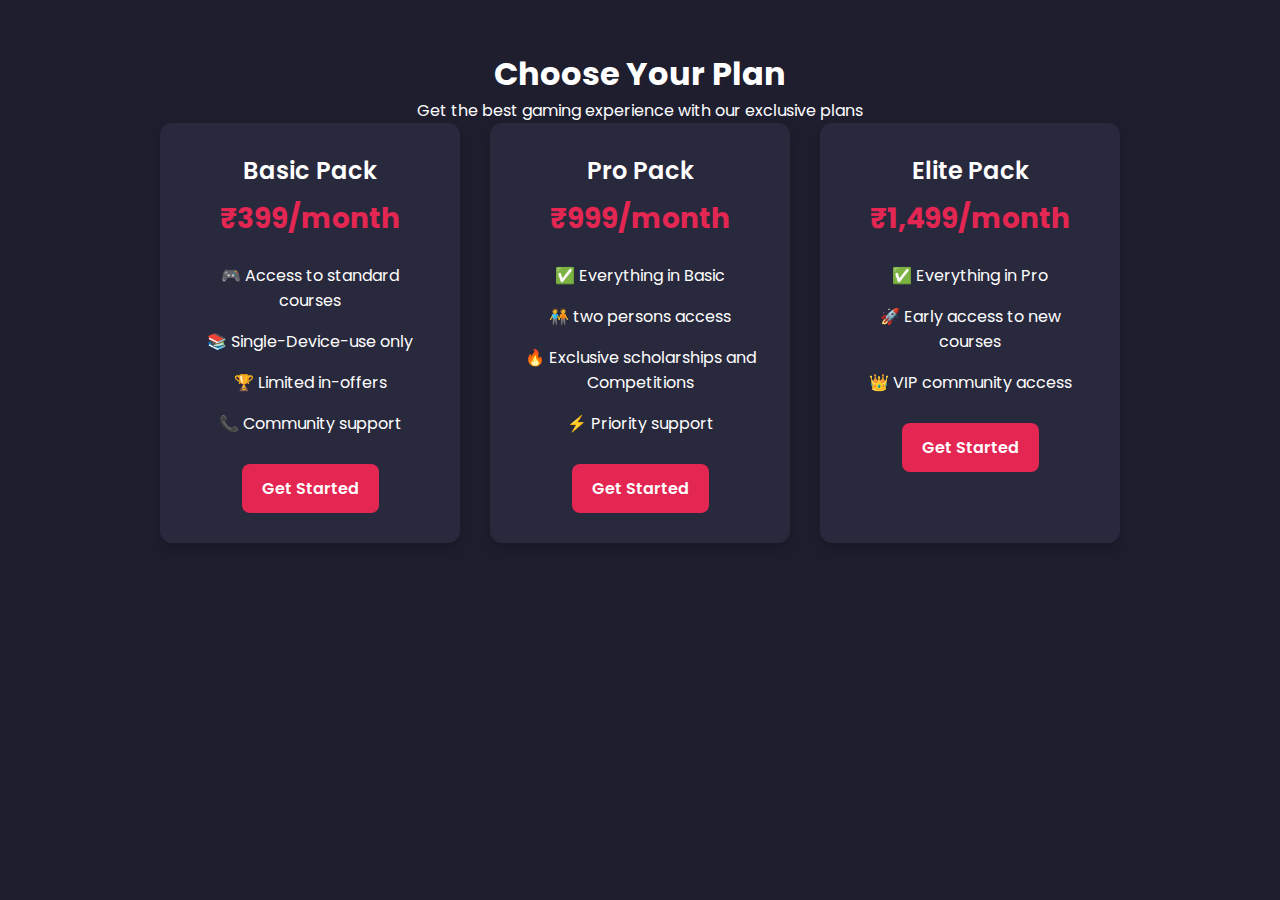
<file: Hackathon/offers.html>
<!DOCTYPE html>
<html lang="en">
<head>
    <meta charset="UTF-8">
    <meta name="viewport" content="width=device-width, initial-scale=1.0">
    <title>Pricing | Rapture</title>
    <link href="https://fonts.googleapis.com/css2?family=Poppins:wght@300;400;600&display=swap" rel="stylesheet">
    <style>
        * {
            margin: 0;
            padding: 0;
            box-sizing: border-box;
            font-family: 'Poppins', sans-serif;
        }
        body {
            background: #1e1e2f;
            color: #fff;
            text-align: center;
            padding: 50px 20px;
        }
        .pricing-container {
            display: flex;
            justify-content: center;
            flex-wrap: wrap;
            gap: 30px;
        }
        .pricing-card {
            background: #29293d;
            padding: 30px;
            border-radius: 12px;
            width: 300px;
            box-shadow: 0 8px 16px rgba(0, 0, 0, 0.2);
            transition: 0.3s;
        }
        .pricing-card:hover {
            transform: translateY(-5px);
        }
        .pricing-card h2 {
            font-size: 24px;
            font-weight: 600;
            margin-bottom: 10px;
        }
        .price {
            font-size: 28px;
            font-weight: 700;
            color: #e32652;;
            margin-bottom: 15px;
        }
        .features {
            font-size: 16px;
            margin-bottom: 20px;
        }
        .features li {
            list-style: none;
            padding: 8px 0;
        }
        .btn {
            display: inline-block;
            padding: 12px 20px;
            background: #e32652;
            color: #fff;
            font-size: 16px;
            font-weight: 600;
            text-decoration: none;
            border-radius: 8px;
            transition: 0.3s;
        }
        .btn:hover {
            background: #e67e22;
        }
        @media (max-width: 768px) {
            .pricing-container {
                flex-direction: column;
                align-items: center;
            }
        }
    </style>
</head>
<body>
    <h1>Choose Your Plan</h1>
    <p>Get the best gaming experience with our exclusive plans</p>

    <div class="pricing-container">
        <div class="pricing-card">
            <h2>Basic Pack</h2>
            <p class="price">₹399/month</p>
            <ul class="features">
                <li>🎮 Access to standard courses</li>
                <li>📚 Single-Device-use only</li>
                <li>🏆 Limited in-offers</li>
                <li>📞 Community support</li>
            </ul>
            <a href="payment.html" class="btn">Get Started</a>
        </div>

        <div class="pricing-card">
            <h2>Pro Pack</h2>
            <p class="price">₹999/month</p>
            <ul class="features">
                <li>✅ Everything in Basic</li>
                <li>🧑‍🤝‍🧑 two persons access</li>
                <li>🔥 Exclusive scholarships and Competitions</li>
                <li>⚡ Priority support</li>
            </ul>
            <a href="payment.html" class="btn">Get Started</a>
        </div>

        <div class="pricing-card">
            <h2>Elite Pack</h2>
            <p class="price">₹1,499/month</p>
            <ul class="features">
                <li>✅ Everything in Pro</li>
                <li>🚀 Early access to new courses</li>
                <li>👑 VIP community access</li>
            </ul>
            <a href="payment.html" class="btn">Get Started</a>
        </div>
    </div>
</body>
</html>
</file>
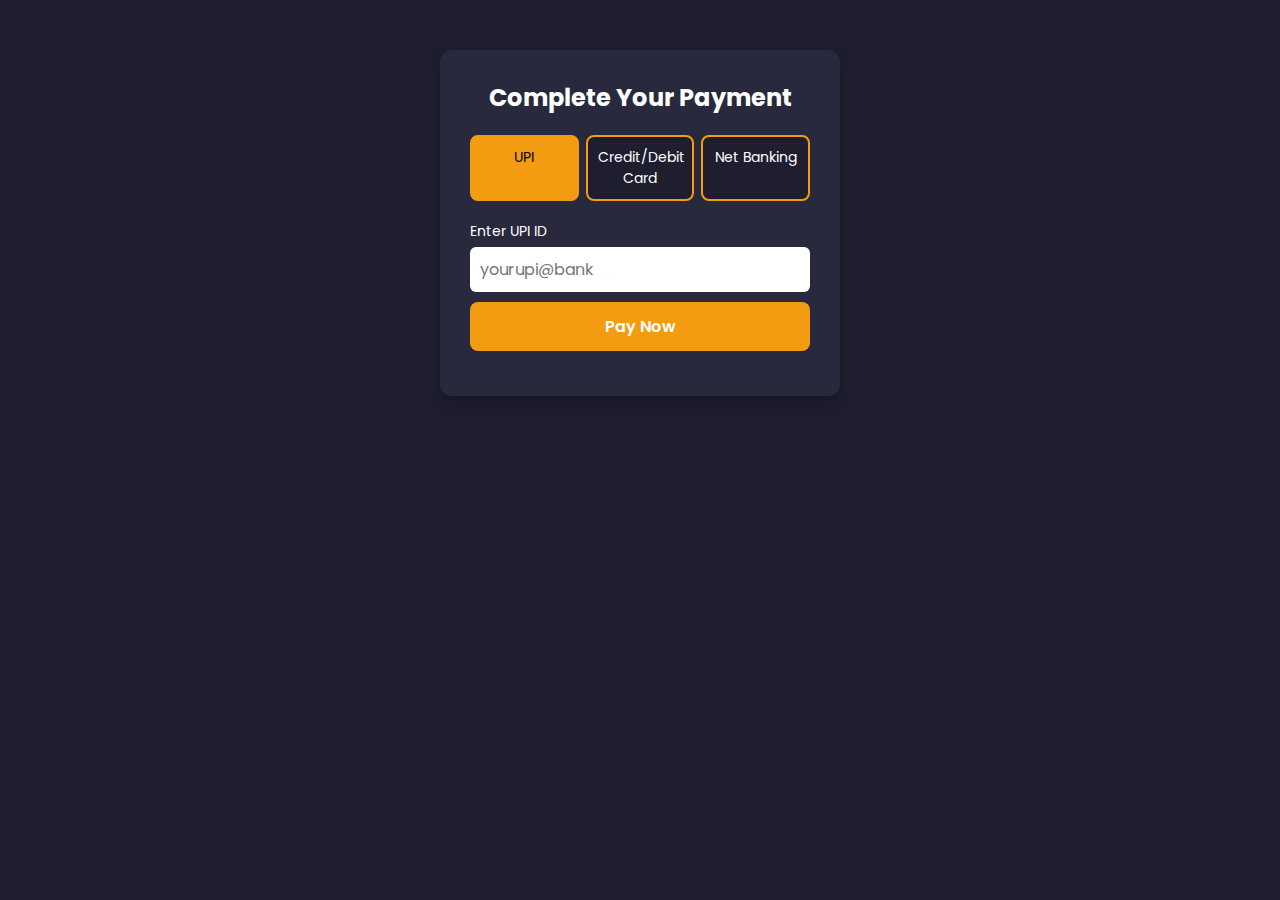
<file: Hackathon/payment.html>
<!DOCTYPE html>
<html lang="en">
<head>
    <meta charset="UTF-8">
    <meta name="viewport" content="width=device-width, initial-scale=1.0">
    <title>Payment Gateway | The Innovators</title>
    <link href="https://fonts.googleapis.com/css2?family=Poppins:wght@300;400;600&display=swap" rel="stylesheet">
    <style>
        * {
            margin: 0;
            padding: 0;
            box-sizing: border-box;
            font-family: 'Poppins', sans-serif;
        }
        body {
            background: #1e1e2f;
            color: #fff;
            text-align: center;
            padding: 50px 20px;
        }
        .payment-container {
            background: #29293d;
            padding: 30px;
            border-radius: 12px;
            max-width: 400px;
            margin: auto;
            box-shadow: 0 8px 16px rgba(0, 0, 0, 0.2);
        }
        h2 {
            font-size: 24px;
            margin-bottom: 20px;
        }
        .payment-methods {
            display: flex;
            justify-content: space-between;
            margin-bottom: 20px;
        }
        .method {
            width: 32%;
            padding: 10px;
            background: #1e1e2f;
            border: 2px solid #f39c12;
            border-radius: 8px;
            cursor: pointer;
            font-size: 14px;
            transition: 0.3s;
        }
        .method.active {
            background: #f39c12;
            color: #000;
        }
        .method:hover{
            background-color: #e32652;
            color: white;
        }
        .form-group {
            text-align: left;
            margin-bottom: 15px;
            display: none;
        }
        label {
            display: block;
            font-size: 14px;
            margin-bottom: 5px;
        }
        .bank{
            color: black;
            padding: 8px;
        }
        input {
            width: 100%;
            padding: 10px;
            border: none;
            border-radius: 6px;
            font-size: 16px;
        }
        .card-details {
            display: flex;
            gap: 10px;
        }
        .btn {
            display: inline-block;
            padding: 12px 20px;
            background: #f39c12;
            color: #fff;
            font-size: 16px;
            font-weight: 600;
            text-decoration: none;
            border-radius: 8px;
            width: 100%;
            border: none;
            cursor: pointer;
            transition: 0.3s;
            margin-top: 10px;
        }

        a{
            color: white;
            text-decoration: none;
        }
        .btn:hover {
            background: #e32652;
        }
    </style>
</head>
<body>
    <div class="payment-container">
        <h2>Complete Your Payment</h2>

        <!-- Payment Method Selection -->
        <div class="payment-methods">
            <div class="method active" onclick="showForm('upi')">UPI</div>
            <div class="method" onclick="showForm('card')">Credit/Debit Card</div>
            <div class="method" onclick="showForm('netbanking')">Net Banking</div>
        </div>

        <!-- UPI Payment Form -->
        <form id="upi-form" class="form-group" style="display: block;">
            <label for="upi-id">Enter UPI ID</label>
            <input type="text" id="upi-id" placeholder="yourupi@bank" required>
            <button type="submit" class="btn"><a href="index.html">Pay Now</a></button>
        </form>

        <!-- Card Payment Form -->
        <form id="card-form" class="form-group">
            <label for="name">Cardholder Name</label>
            <input type="text" id="name" placeholder="Enter name on card" required>

            <label for="card-number">Card Number</label>
            <input type="text" id="card-number" placeholder="XXXX-XXXX-XXXX-XXXX" maxlength="16" pattern="[0-9]{16}" required oninput="this.value = this.value.replace(/[^0-9]/g, '')">

            <div class="card-details">
                <div class="form-group">
                    <label for="expiry">Expiry Date</label>
                    <input type="text" id="expiry" placeholder="MM/YY" required>
                </div>
                <div class="form-group">
                    <label for="cvv">CVV</label>
                    <input type="text" id="cvv" placeholder="XXX" maxlength="3" pattern="[0-9]{3}" required oninput="this.value = this.value.replace(/[^0-9]/g, '')">
                </div>
            </div>
            <button type="submit" class="btn"><a href="index.html">Pay Now</a></button>
        </form>

        <!-- Net Banking Form -->
        <form id="netbanking-form" class="form-group">
            <label for="bank">Select Your Bank</label>
            <select id="bank" required class="bank">
                <option value="">Choose Bank</option>
                <option value="sbi">State Bank of India</option>
                <option value="hdfc">HDFC Bank</option>
                <option value="icici">ICICI Bank</option>
                <option value="axis">Axis Bank</option>
                <option value="kotak">Kotak Mahindra Bank</option>
            </select>
            <button type="submit" class="btn"><a href="index.html">Proceed</a></button>
        </form>
    </div>

    <script>
        function showForm(method) {
            document.getElementById('upi-form').style.display = 'none';
            document.getElementById('card-form').style.display = 'none';
            document.getElementById('netbanking-form').style.display = 'none';

            document.getElementById(method + '-form').style.display = 'block';

            let methods = document.querySelectorAll('.method');
            methods.forEach(m => m.classList.remove('active'));
            event.target.classList.add('active');
        }
    </script>
</body>
</html>
</file>
